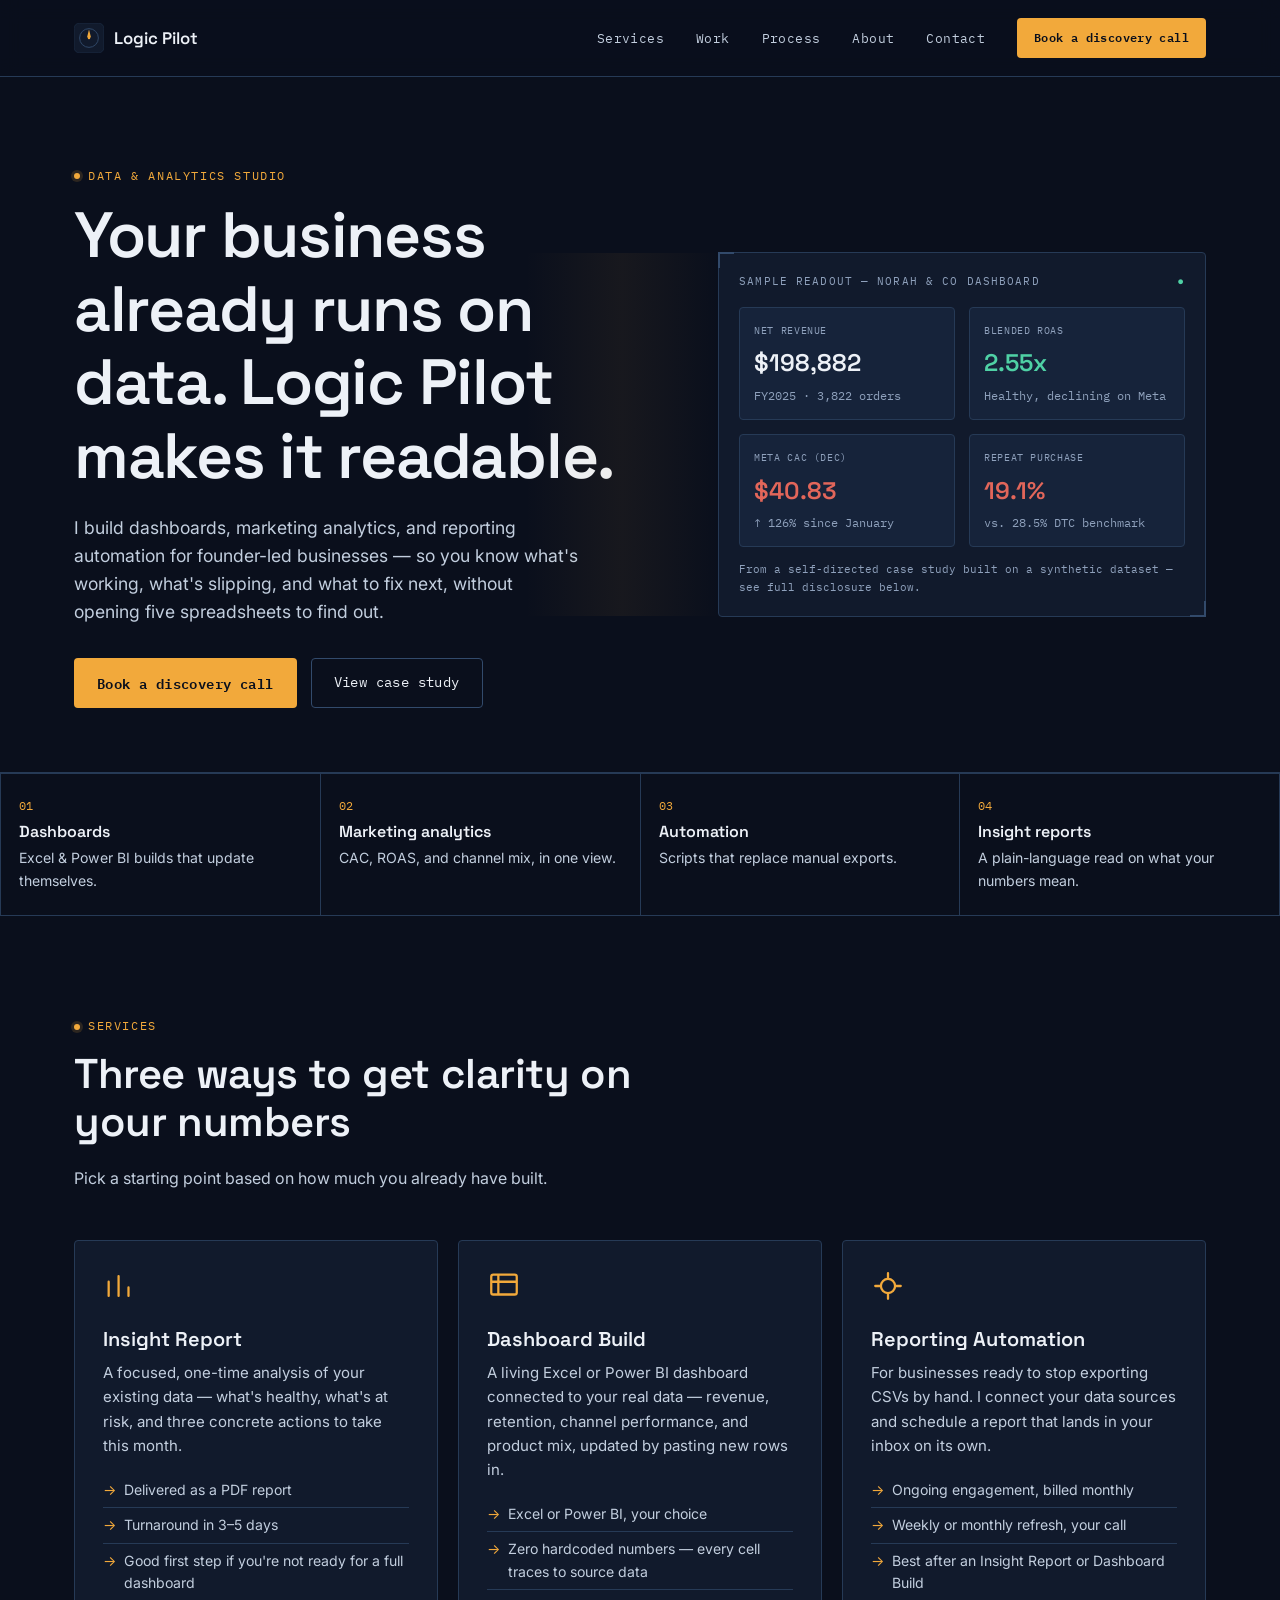
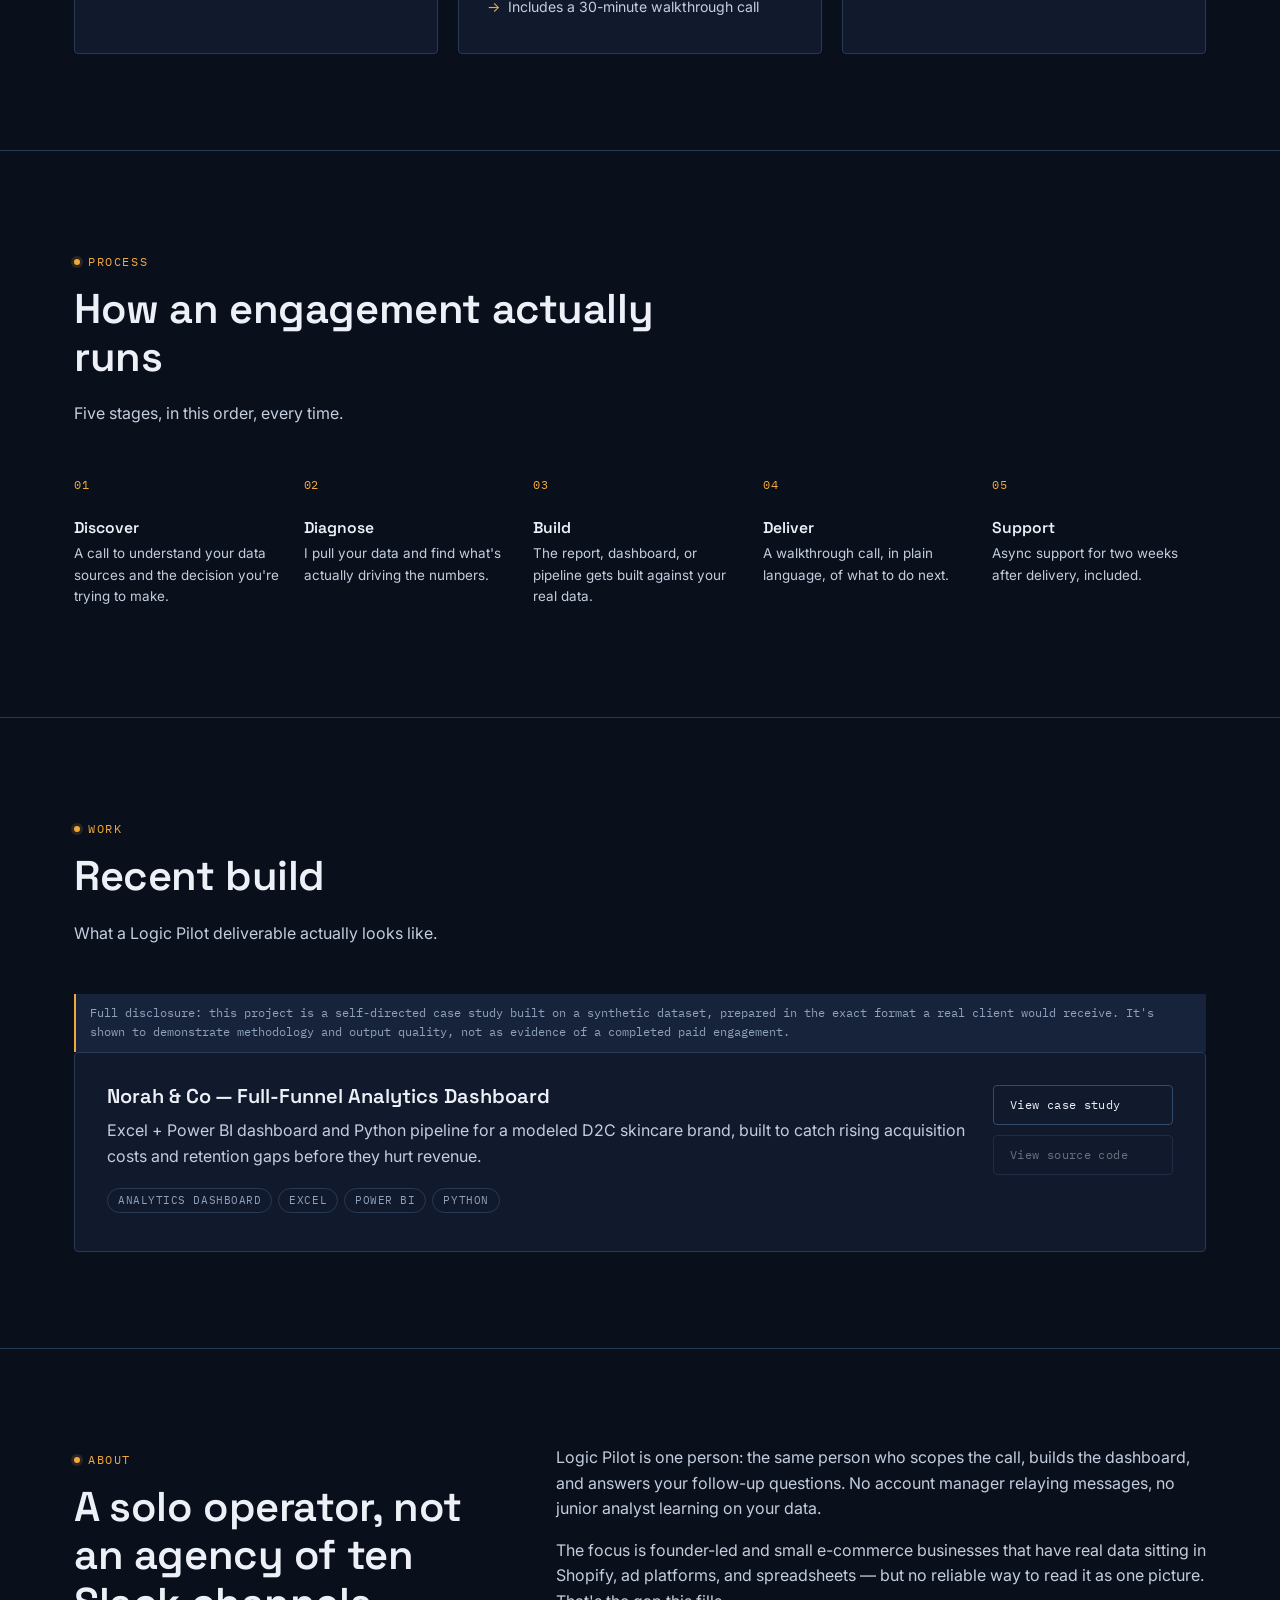
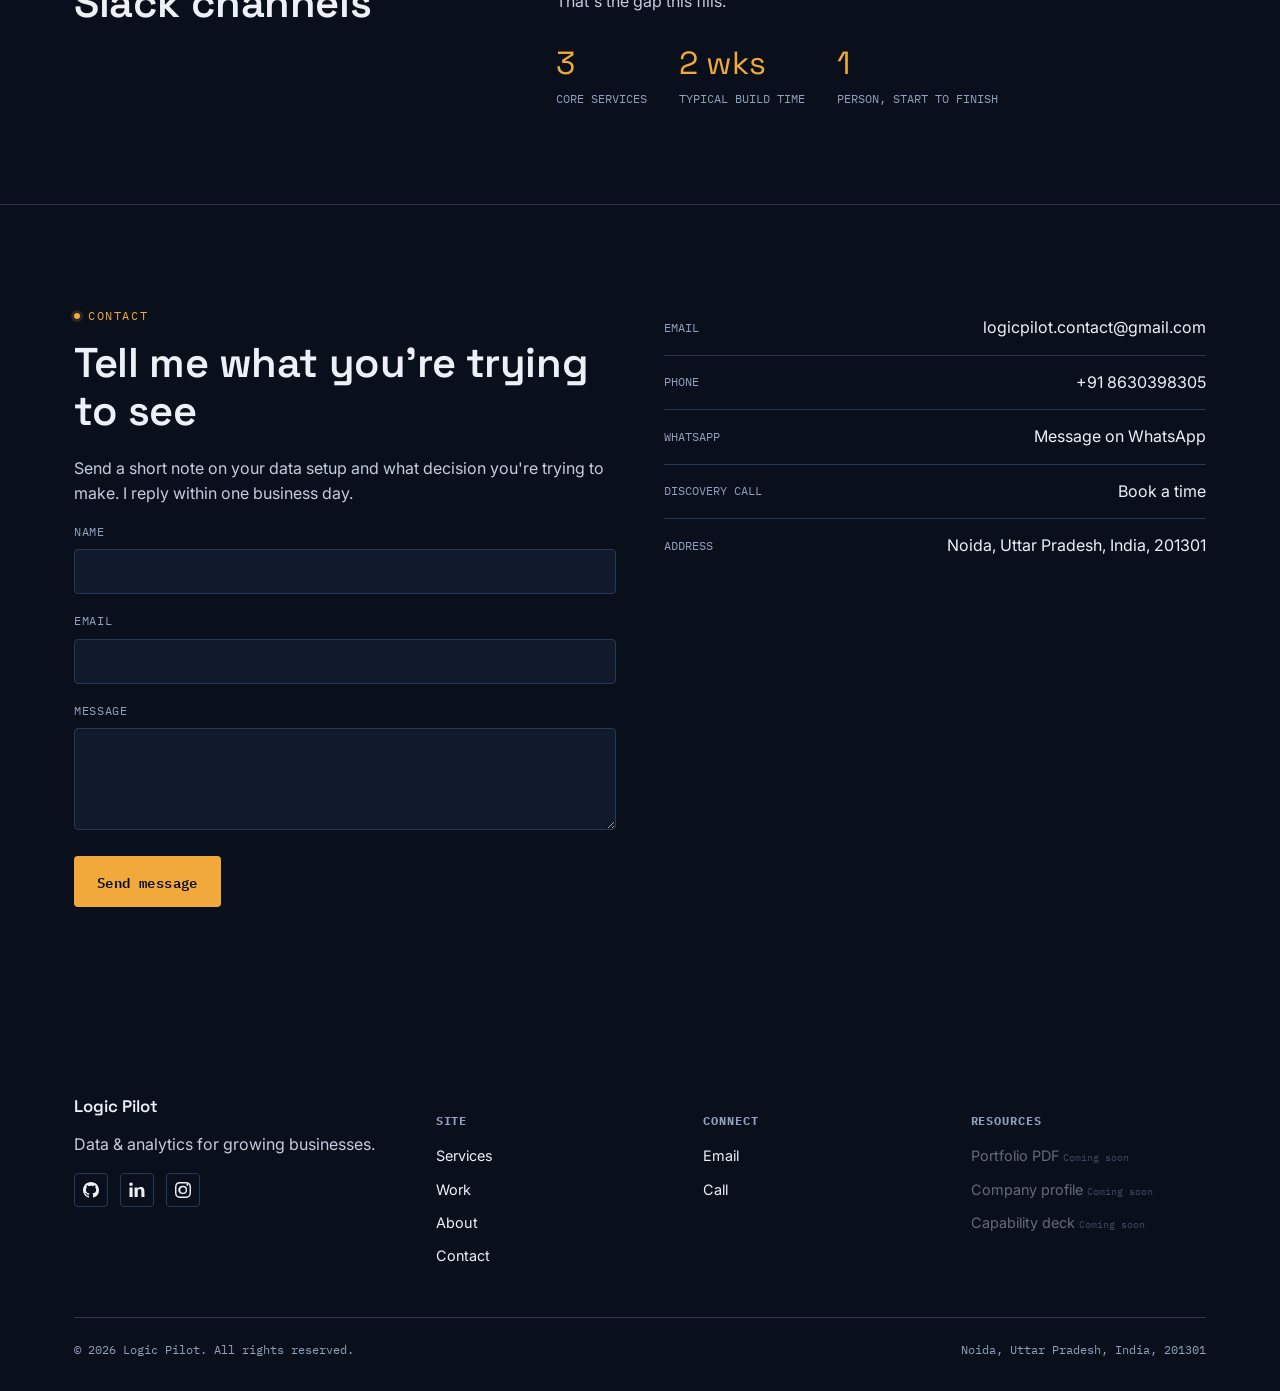
<file: index.html>
<!DOCTYPE html><html lang="en"><head><meta charset="UTF-8"><meta name="viewport" content="width=device-width,initial-scale=1"><title>Logic Pilot — Data & Analytics for Growing Businesses</title><meta name="description" content="Logic Pilot builds dashboards, marketing analytics, and reporting automation for founder-led businesses — so you can see what's working before it costs you."><meta name="robots" content="index, follow"><meta name="theme-color" content="#0a0f1c"><meta name="color-scheme" content="dark"><link rel="canonical" href="https://logicpilot.io/"><link rel="icon" type="image/svg+xml" href="favicon.svg"><link rel="icon" type="image/png" sizes="32x32" href="icons/icon-32.png"><link rel="icon" type="image/png" sizes="16x16" href="icons/icon-16.png"><link rel="apple-touch-icon" sizes="180x180" href="icons/apple-touch-icon.png"><link rel="manifest" href="manifest.json"><meta name="msapplication-config" content="browserconfig.xml"><meta name="msapplication-TileColor" content="#0a0f1c"><meta property="og:type" content="website"><meta property="og:site_name" content="Logic Pilot"><meta property="og:title" content="Logic Pilot — Data & Analytics for Growing Businesses"><meta property="og:description" content="Dashboards, marketing analytics, and reporting automation for founder-led businesses. See what's working before it costs you."><meta property="og:url" content="https://logicpilot.io/"><meta property="og:image" content="https://logicpilot.io/og-image.png"><meta name="twitter:card" content="summary_large_image"><meta name="twitter:title" content="Logic Pilot — Data & Analytics for Growing Businesses"><meta name="twitter:description" content="Dashboards, marketing analytics, and reporting automation for founder-led businesses."><meta name="twitter:image" content="https://logicpilot.io/og-image.png"><link rel="preconnect" href="https://fonts.googleapis.com"><link rel="preconnect" href="https://fonts.gstatic.com" crossorigin><link href="https://fonts.googleapis.com/css2?family=Space+Grotesk:wght@500;600;700&family=Inter:wght@400;500;600&family=IBM+Plex+Mono:wght@400;500&display=swap" rel="stylesheet"><link rel="stylesheet" href="styles.min.css"><script type="application/ld+json">{
  "@context": "https://schema.org",
  "@type": "Organization",
  "name": "Logic Pilot",
  "url": "https://logicpilot.io/",
  "email": "logicpilot.contact@gmail.com",
  "address": {
    "@type": "PostalAddress",
    "addressLocality": "Noida",
    "addressRegion": "Uttar Pradesh",
    "postalCode": "201301",
    "addressCountry": "IN"
  },
  "sameAs": [
    "https://www.linkedin.com/company/logic-pilot",
    "https://www.instagram.com/logic_pilot",
    "https://github.com/logicpilot-tech"
  ]
}</script></head><body><a class="skip-link" href="#main-content">Skip to main content</a><header class="nav"><div class="container"><a href="#main-content" class="brand"><svg class="brand-mark" viewBox="0 0 64 64" aria-hidden="true"><rect width="64" height="64" rx="12" fill="#111A2C" stroke="#263A56"/><circle cx="32" cy="32" r="20" fill="none" stroke="#324A6B" stroke-width="2"/><circle cx="32" cy="32" r="2.5" fill="#F2A93B"/><path d="M32 14 L36 30 L32 34 L28 30 Z" fill="#F2A93B"/></svg> Logic Pilot</a><nav class="nav-links" id="nav-links"><a href="#services">Services</a> <a href="#work">Work</a> <a href="#process">Process</a> <a href="#about">About</a> <a href="#contact">Contact</a> <a class="btn btn-primary btn-small" data-cfg-href="booking.calendlyUrl" data-cfg-kind="booking">Book a discovery call</a></nav><button class="nav-toggle" aria-label="Toggle menu" aria-expanded="false" aria-controls="nav-links"><svg width="18" height="18" viewBox="0 0 18 18" fill="none" aria-hidden="true" focusable="false"><path d="M1 4h16M1 9h16M1 14h16" stroke="currentColor" stroke-width="1.6" stroke-linecap="round"/></svg></button></div></header><main id="main-content"><section class="hero"><div class="container hero-grid"><div data-reveal><span class="eyebrow">Data &amp; analytics studio</span><h1>Your business already runs on data. Logic Pilot makes it readable.</h1><p class="hero-sub">I build dashboards, marketing analytics, and reporting automation for founder-led businesses — so you know what's working, what's slipping, and what to fix next, without opening five spreadsheets to find out.</p><div class="hero-ctas"><a class="btn btn-primary" data-cfg-href="booking.calendlyUrl" data-cfg-kind="booking">Book a discovery call</a> <a class="btn btn-ghost" href="case-study-norah-co.html">View case study</a></div></div><div class="panel" data-reveal><div class="sweep" aria-hidden="true"></div><div class="readout-title"><span>Sample readout — Norah &amp; Co dashboard</span><span class="live-dot" aria-hidden="true">●</span></div><div class="readout-grid"><div class="readout-cell"><div class="readout-label">Net revenue</div><div class="readout-value">$198,882</div><div class="readout-trend">FY2025 · 3,822 orders</div></div><div class="readout-cell"><div class="readout-label">Blended ROAS</div><div class="readout-value status-good">2.55x</div><div class="readout-trend">Healthy, declining on Meta</div></div><div class="readout-cell"><div class="readout-label">Meta CAC (Dec)</div><div class="readout-value status-warn">$40.83</div><div class="readout-trend">↑ 126% since January</div></div><div class="readout-cell"><div class="readout-label">Repeat purchase</div><div class="readout-value status-warn">19.1%</div><div class="readout-trend">vs. 28.5% DTC benchmark</div></div></div><div class="readout-note">From a self-directed case study built on a synthetic dataset — see full disclosure below.</div></div></div></section><section class="strip"><div class="strip-item"><span class="num">01</span><h4>Dashboards</h4><p>Excel & Power BI builds that update themselves.</p></div><div class="strip-item"><span class="num">02</span><h4>Marketing analytics</h4><p>CAC, ROAS, and channel mix, in one view.</p></div><div class="strip-item"><span class="num">03</span><h4>Automation</h4><p>Scripts that replace manual exports.</p></div><div class="strip-item"><span class="num">04</span><h4>Insight reports</h4><p>A plain-language read on what your numbers mean.</p></div></section><section class="section" id="services"><div class="container"><div class="section-head" data-reveal><span class="eyebrow">Services</span><h2>Three ways to get clarity on your numbers</h2><p>Pick a starting point based on how much you already have built.</p></div><div class="grid-3"><div class="card" data-reveal><svg class="icon" viewBox="0 0 24 24" fill="none" aria-hidden="true" focusable="false"><path d="M4 19V9m7 10V5m7 14v-6" stroke="currentColor" stroke-width="1.6" stroke-linecap="round"/></svg><h3>Insight Report</h3><p>A focused, one-time analysis of your existing data — what's healthy, what's at risk, and three concrete actions to take this month.</p><ul class="card-list"><li>Delivered as a PDF report</li><li>Turnaround in 3–5 days</li><li>Good first step if you're not ready for a full dashboard</li></ul></div><div class="card" data-reveal><svg class="icon" viewBox="0 0 24 24" fill="none" aria-hidden="true" focusable="false"><rect x="3" y="4" width="18" height="14" rx="1.5" stroke="currentColor" stroke-width="1.6"/><path d="M3 9h18M8 4v14" stroke="currentColor" stroke-width="1.6"/></svg><h3>Dashboard Build</h3><p>A living Excel or Power BI dashboard connected to your real data — revenue, retention, channel performance, and product mix, updated by pasting new rows in.</p><ul class="card-list"><li>Excel or Power BI, your choice</li><li>Zero hardcoded numbers — every cell traces to source data</li><li>Includes a 30-minute walkthrough call</li></ul></div><div class="card" data-reveal><svg class="icon" viewBox="0 0 24 24" fill="none" aria-hidden="true" focusable="false"><path d="M12 3v4M12 17v4M3 12h4M17 12h4" stroke="currentColor" stroke-width="1.6" stroke-linecap="round"/><circle cx="12" cy="12" r="5" stroke="currentColor" stroke-width="1.6"/></svg><h3>Reporting Automation</h3><p>For businesses ready to stop exporting CSVs by hand. I connect your data sources and schedule a report that lands in your inbox on its own.</p><ul class="card-list"><li>Ongoing engagement, billed monthly</li><li>Weekly or monthly refresh, your call</li><li>Best after an Insight Report or Dashboard Build</li></ul></div></div></div></section><section class="section" id="process"><div class="container"><div class="section-head" data-reveal><span class="eyebrow">Process</span><h2>How an engagement actually runs</h2><p>Five stages, in this order, every time.</p></div><div class="process"><div class="process-step" data-reveal><span class="step-num">01</span><h4>Discover</h4><p>A call to understand your data sources and the decision you're trying to make.</p></div><div class="process-step" data-reveal><span class="step-num">02</span><h4>Diagnose</h4><p>I pull your data and find what's actually driving the numbers.</p></div><div class="process-step" data-reveal><span class="step-num">03</span><h4>Build</h4><p>The report, dashboard, or pipeline gets built against your real data.</p></div><div class="process-step" data-reveal><span class="step-num">04</span><h4>Deliver</h4><p>A walkthrough call, in plain language, of what to do next.</p></div><div class="process-step" data-reveal><span class="step-num">05</span><h4>Support</h4><p>Async support for two weeks after delivery, included.</p></div></div></div></section><section class="section" id="work"><div class="container"><div class="section-head" data-reveal><span class="eyebrow">Work</span><h2>Recent build</h2><p>What a Logic Pilot deliverable actually looks like.</p></div><div data-cfg-project-card class="project-card cfg-hidden" data-reveal><div><h3 data-p-name>Project name</h3><p data-p-summary>Project summary</p><div data-p-tags></div></div><div class="project-actions"><a class="btn btn-ghost btn-small" data-p-case href="#">View case study</a> <a class="btn btn-ghost btn-small" data-p-source href="#">View source code</a></div></div><div class="disclosure" data-reveal>Full disclosure: this project is a self-directed case study built on a synthetic dataset, prepared in the exact format a real client would receive. It's shown to demonstrate methodology and output quality, not as evidence of a completed paid engagement.</div></div></section><section class="section" id="about"><div class="container about-grid"><div data-reveal><span class="eyebrow">About</span><h2>A solo operator, not an agency of ten Slack channels</h2></div><div data-reveal><p>Logic Pilot is one person: the same person who scopes the call, builds the dashboard, and answers your follow-up questions. No account manager relaying messages, no junior analyst learning on your data.</p><p>The focus is founder-led and small e-commerce businesses that have real data sitting in Shopify, ad platforms, and spreadsheets — but no reliable way to read it as one picture. That's the gap this fills.</p><div class="stat-row"><div><div class="stat-num">3</div><div class="stat-label">Core services</div></div><div><div class="stat-num">2 wks</div><div class="stat-label">Typical build time</div></div><div><div class="stat-num">1</div><div class="stat-label">Person, start to finish</div></div></div></div></div></section><section class="section" id="contact" style="border-bottom:none"><div class="container contact-grid"><div data-reveal><span class="eyebrow">Contact</span><h2>Tell me what you're trying to see</h2><p>Send a short note on your data setup and what decision you're trying to make. I reply within one business day.</p><form id="contact-form" action="#" method="post" novalidate><div class="field"><label for="name">Name</label><input id="name" name="name" required></div><div class="field"><label for="email">Email</label><input id="email" name="email" type="email" required></div><div class="field"><label for="message">Message</label><textarea id="message" name="message" rows="4" required></textarea></div><div class="field-honeypot" aria-hidden="true"><label for="botcheck">Leave this field blank</label><input id="botcheck" name="botcheck" tabindex="-1" autocomplete="off"></div><button class="btn btn-primary" type="submit" id="contact-submit">Send message</button><div id="form-status" class="form-status" role="status" aria-live="polite"></div></form></div><div data-reveal><ul class="contact-channels"><li><span class="channel-label">Email</span><a class="channel-value" data-cfg-href="contact.email" data-cfg-kind="mailto" data-cfg-text="contact.email"></a></li><li><span class="channel-label">Phone</span><a class="channel-value" data-cfg-href="contact.phone" data-cfg-kind="tel" data-cfg-text="contact.phone"></a></li><li><span class="channel-label">WhatsApp</span><a class="channel-value" data-cfg-href="contact.whatsapp" data-cfg-kind="whatsapp">Message on WhatsApp</a></li><li><span class="channel-label">Discovery call</span><a class="channel-value" data-cfg-href="booking.calendlyUrl" data-cfg-kind="booking">Book a time <span data-cfg-badge></span></a></li><li><span class="channel-label">Address</span><span class="channel-value" data-cfg-text="company.address"></span></li></ul></div></div></section></main><footer class="footer"><div class="container"><div class="footer-top"><div><div class="brand" style="margin-bottom:12px">Logic Pilot</div><p style="max-width:32ch">Data & analytics for growing businesses.</p><div class="social-row"><a data-cfg-href="social.githubProfile" data-cfg-optional="hide" aria-label="GitHub" title="GitHub"><svg viewBox="0 0 16 16" fill="currentColor" aria-hidden="true" focusable="false"><path d="M8 0C3.58 0 0 3.58 0 8c0 3.54 2.29 6.53 5.47 7.59.4.07.55-.17.55-.38 0-.19-.01-.82-.01-1.49-2.01.37-2.53-.49-2.69-.94-.09-.23-.48-.94-.82-1.13-.28-.15-.68-.52-.01-.53.63-.01 1.08.58 1.23.82.72 1.21 1.87.87 2.33.66.07-.52.28-.87.51-1.07-1.78-.2-3.64-.89-3.64-3.95 0-.87.31-1.59.82-2.15-.08-.2-.36-1.02.08-2.12 0 0 .67-.21 2.2.82.64-.18 1.32-.27 2-.27.68 0 1.36.09 2 .27 1.53-1.04 2.2-.82 2.2-.82.44 1.1.16 1.92.08 2.12.51.56.82 1.27.82 2.15 0 3.07-1.87 3.75-3.65 3.95.29.25.54.73.54 1.48 0 1.07-.01 1.93-.01 2.2 0 .21.15.46.55.38A8.01 8.01 0 0 0 16 8c0-4.42-3.58-8-8-8z"/></svg></a><a data-cfg-href="social.linkedinCompany" data-cfg-optional="hide" aria-label="LinkedIn" title="LinkedIn"><svg viewBox="0 0 16 16" fill="currentColor" aria-hidden="true" focusable="false"><path d="M3.6 5.4H.5V15h3.1V5.4zM2 4.1a1.8 1.8 0 1 0 0-3.6 1.8 1.8 0 0 0 0 3.6zM15.5 15h-3.1V9.9c0-1.2 0-2.8-1.7-2.8s-2 1.3-2 2.7V15H5.6V5.4h3v1.3h.04c.4-.8 1.5-1.7 3-1.7 3.2 0 3.8 2.1 3.8 4.9V15z"/></svg></a><a data-cfg-href="social.instagram" data-cfg-optional="hide" aria-label="Instagram" title="Instagram"><svg viewBox="0 0 16 16" fill="currentColor" aria-hidden="true" focusable="false"><path d="M8 1.4c2.1 0 2.4 0 3.2.05 2.2.1 3.2 1.12 3.3 3.3.05.8.05 1.05.05 3.2s0 2.4-.05 3.2c-.1 2.18-1.1 3.2-3.3 3.3-.8.05-1.05.05-3.2.05s-2.4 0-3.2-.05c-2.2-.1-3.2-1.13-3.3-3.3-.05-.8-.05-1.05-.05-3.2s0-2.4.05-3.2c.1-2.18 1.1-3.2 3.3-3.3.8-.05 1.05-.05 3.2-.05zM8 0C5.8 0 5.5 0 4.7.05c-2.9.13-4.5 1.72-4.63 4.63C0 5.5 0 5.8 0 8s0 2.5.05 3.3c.13 2.9 1.72 4.5 4.63 4.62.8.05 1.1.05 3.3.05s2.5 0 3.3-.05c2.9-.13 4.5-1.72 4.62-4.63C16 10.5 16 10.2 16 8s0-2.5-.05-3.3C15.82 1.8 14.2.2 11.3.05 10.5 0 10.2 0 8 0zm0 3.9A4.1 4.1 0 1 0 8 12a4.1 4.1 0 0 0 0-8.2zm0 6.8A2.7 2.7 0 1 1 8 5.3a2.7 2.7 0 0 1 0 5.4zm4.3-6.96a.96.96 0 1 1 0-1.92.96.96 0 0 1 0 1.92z"/></svg></a></div></div><div><h5>Site</h5><ul><li><a href="#services">Services</a></li><li><a href="#work">Work</a></li><li><a href="#about">About</a></li><li><a href="#contact">Contact</a></li></ul></div><div><h5>Connect</h5><ul><li><a data-cfg-href="contact.email" data-cfg-kind="mailto">Email</a></li><li><a data-cfg-href="contact.phone" data-cfg-kind="tel">Call</a></li><li><a data-cfg-href="social.linkedinPersonal" data-cfg-optional="hide">LinkedIn (personal)</a></li></ul></div><div><h5>Resources</h5><ul><li><a data-cfg-href="assets.portfolioPdf">Portfolio PDF <span class="badge-soon" data-cfg-badge></span></a></li><li><a data-cfg-href="assets.companyProfilePdf">Company profile <span class="badge-soon" data-cfg-badge></span></a></li><li><a data-cfg-href="assets.capabilityDeck">Capability deck <span class="badge-soon" data-cfg-badge></span></a></li></ul></div></div><div class="footer-bottom"><span>© <span data-cfg-year></span> <span data-cfg-text="legal.copyrightName"></span>. All rights reserved.</span> <span data-cfg-text="company.address"></span></div></div></footer><script src="config.js" defer="defer"></script><script src="script.min.js" defer="defer"></script></body></html>
</file>
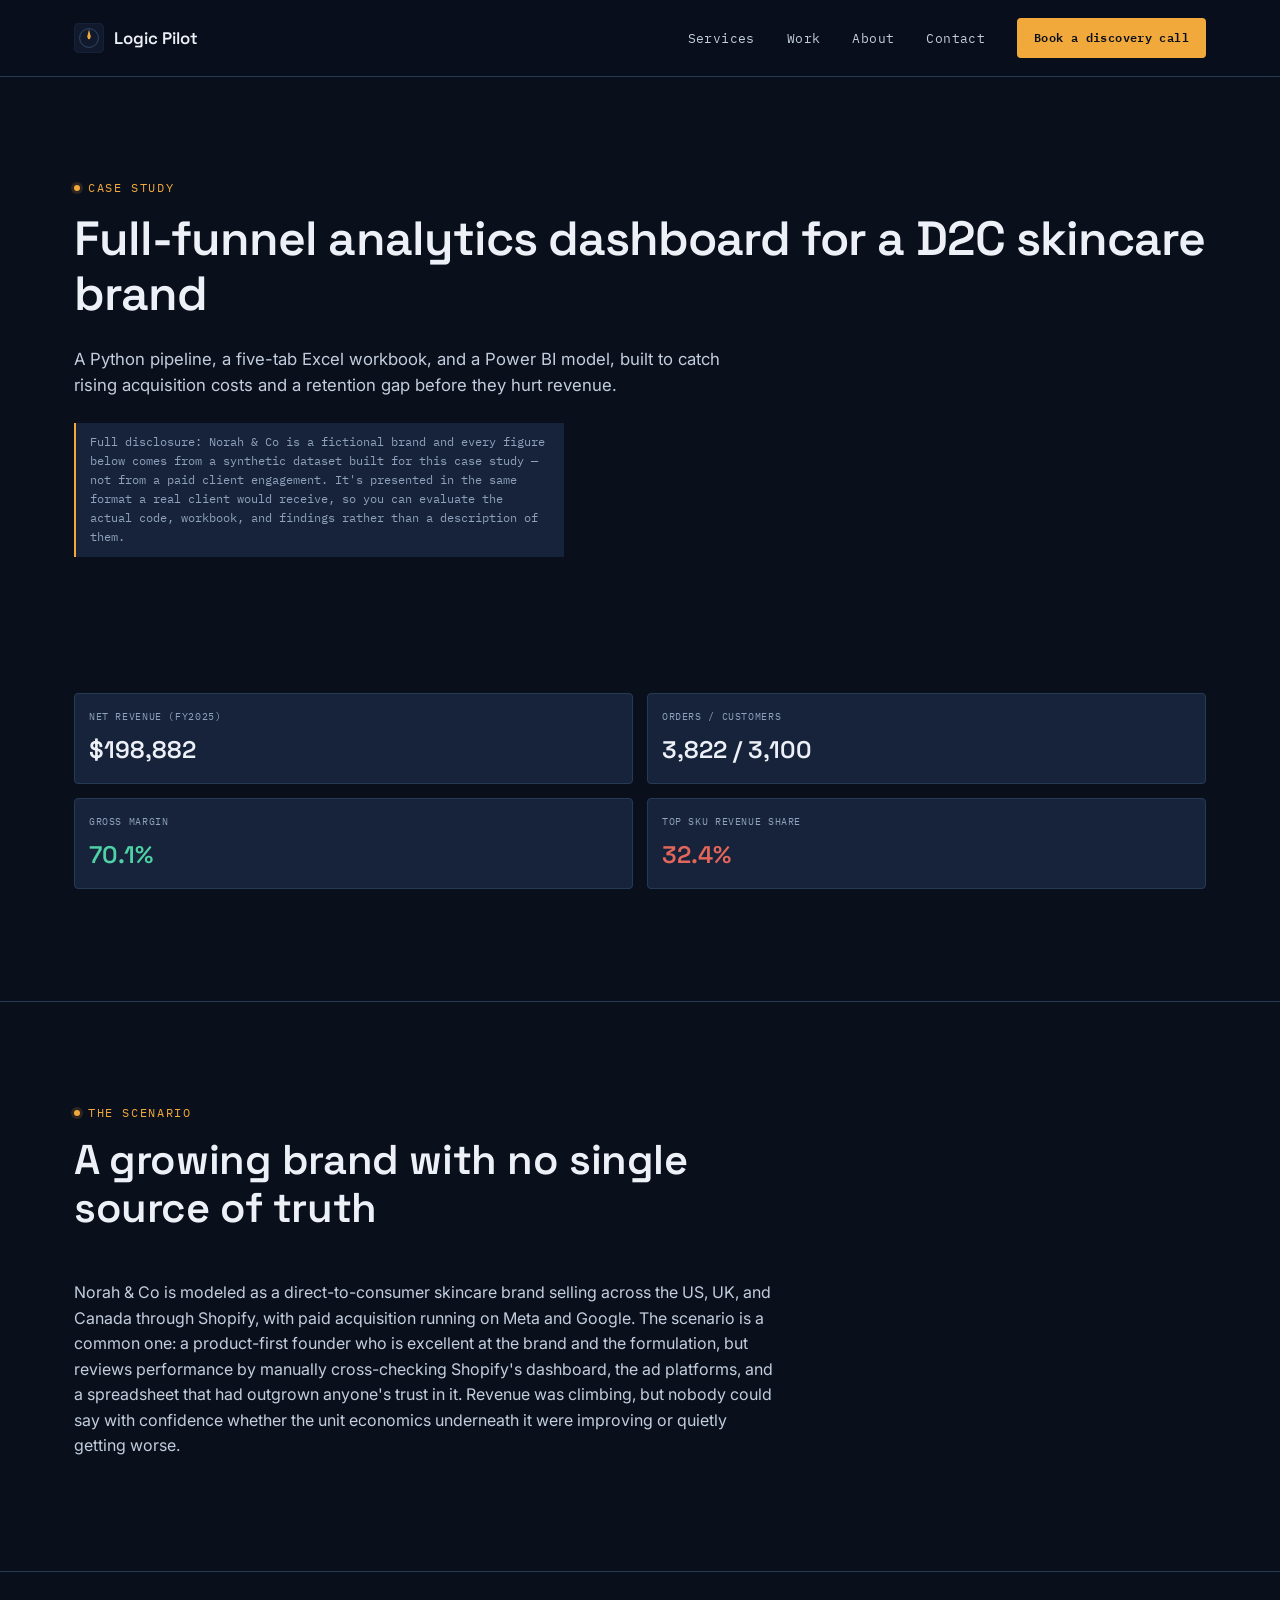
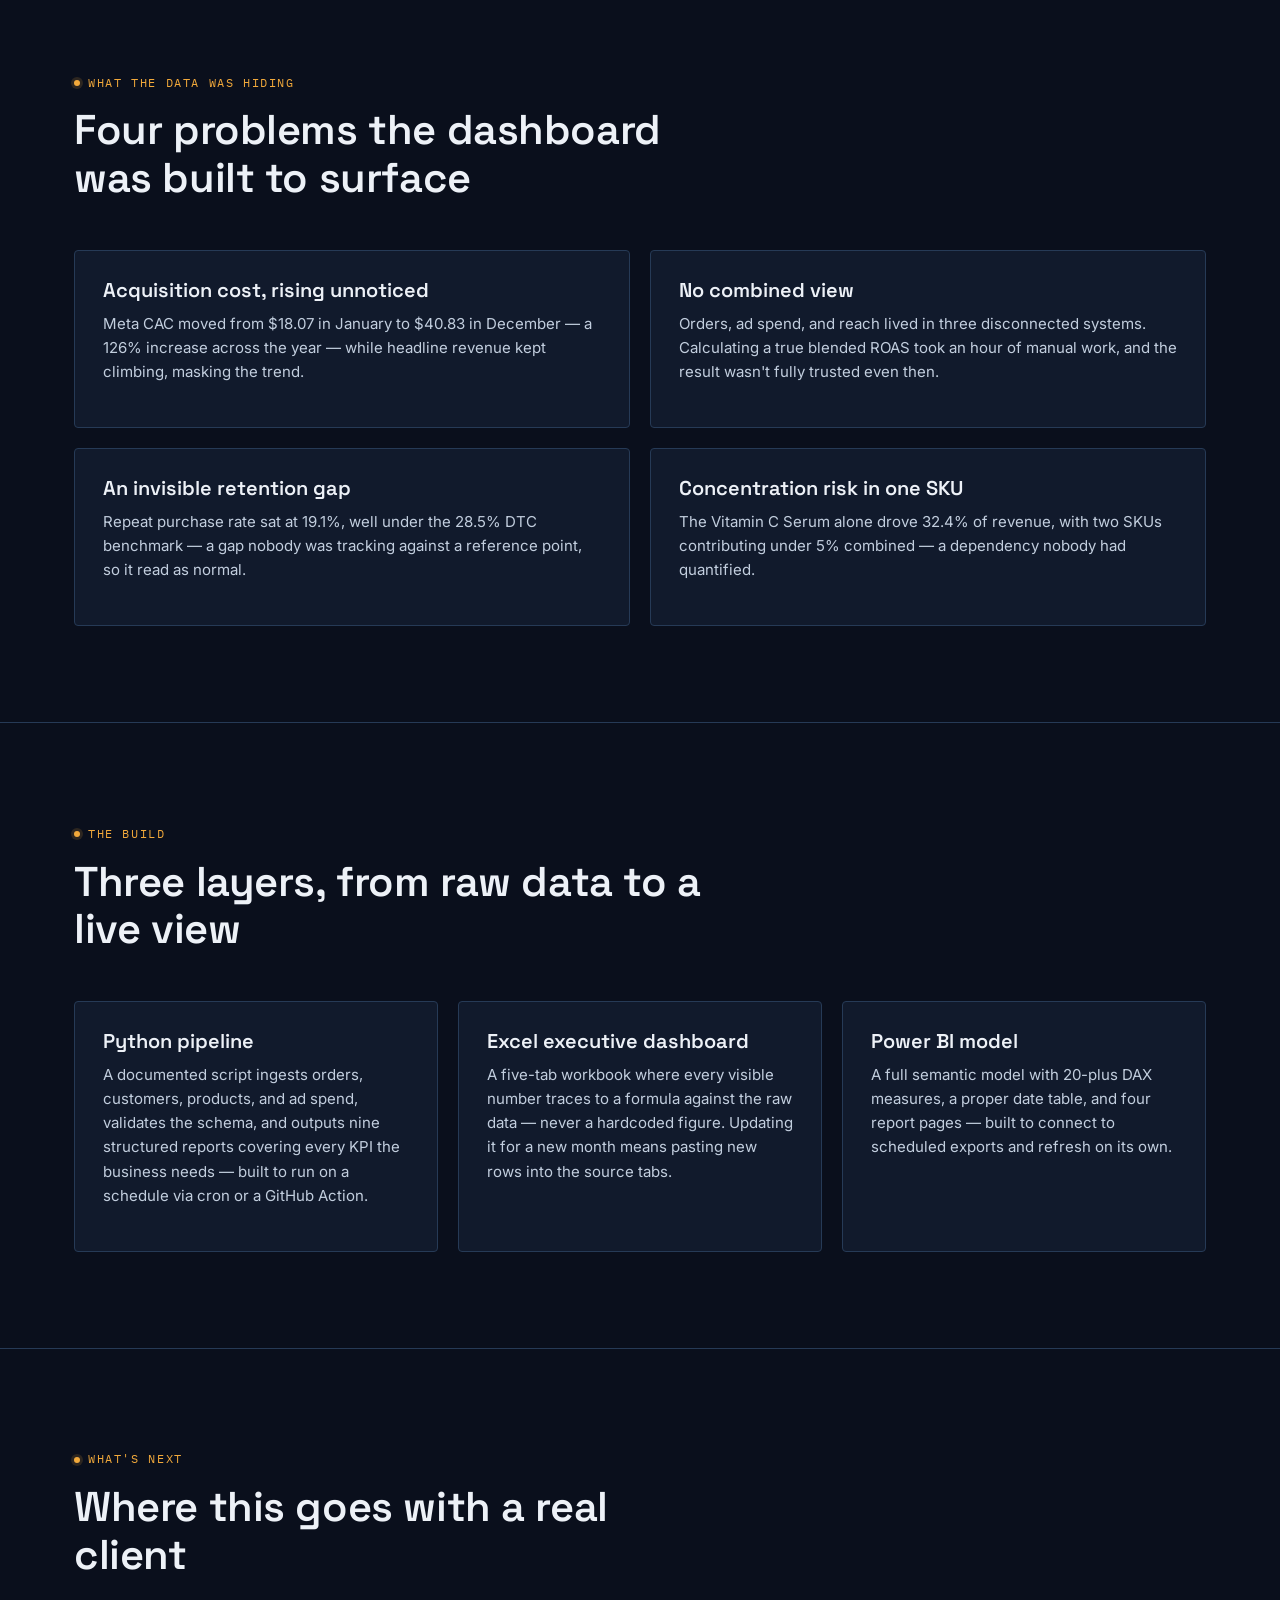
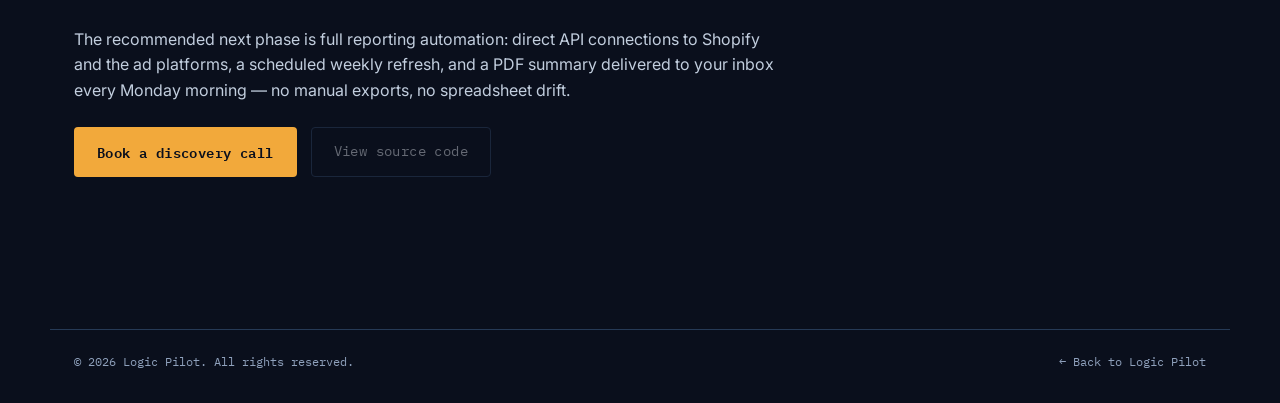
<file: case-study-norah-co.html>
<!DOCTYPE html><html lang="en"><head><meta charset="UTF-8"><meta name="viewport" content="width=device-width,initial-scale=1"><title>Case Study: Norah & Co Analytics Dashboard — Logic Pilot</title><meta name="description" content="How Logic Pilot built a full-funnel analytics dashboard — Python pipeline, Excel workbook, and Power BI model — for a modeled D2C skincare brand."><meta name="robots" content="index, follow"><meta name="theme-color" content="#0a0f1c"><meta name="color-scheme" content="dark"><link rel="canonical" href="https://logicpilot.io/case-study-norah-co.html"><link rel="icon" type="image/svg+xml" href="favicon.svg"><link rel="icon" type="image/png" sizes="32x32" href="icons/icon-32.png"><link rel="icon" type="image/png" sizes="16x16" href="icons/icon-16.png"><link rel="apple-touch-icon" sizes="180x180" href="icons/apple-touch-icon.png"><link rel="manifest" href="manifest.json"><meta name="msapplication-config" content="browserconfig.xml"><meta name="msapplication-TileColor" content="#0a0f1c"><meta property="og:type" content="article"><meta property="og:site_name" content="Logic Pilot"><meta property="og:title" content="Case Study: Norah & Co Analytics Dashboard"><meta property="og:description" content="A full-funnel analytics dashboard built for a modeled D2C skincare brand — Python pipeline, Excel workbook, Power BI model."><meta property="og:url" content="https://logicpilot.io/case-study-norah-co.html"><link rel="preconnect" href="https://fonts.googleapis.com"><link rel="preconnect" href="https://fonts.gstatic.com" crossorigin><link href="https://fonts.googleapis.com/css2?family=Space+Grotesk:wght@500;600;700&family=Inter:wght@400;500;600&family=IBM+Plex+Mono:wght@400;500&display=swap" rel="stylesheet"><link rel="stylesheet" href="styles.min.css"></head><body><a class="skip-link" href="#main-content">Skip to main content</a><header class="nav"><div class="container"><a href="index.html" class="brand"><svg class="brand-mark" viewBox="0 0 64 64" aria-hidden="true"><rect width="64" height="64" rx="12" fill="#111A2C" stroke="#263A56"/><circle cx="32" cy="32" r="20" fill="none" stroke="#324A6B" stroke-width="2"/><circle cx="32" cy="32" r="2.5" fill="#F2A93B"/><path d="M32 14 L36 30 L32 34 L28 30 Z" fill="#F2A93B"/></svg> Logic Pilot</a><nav class="nav-links" id="nav-links"><a href="index.html#services">Services</a> <a href="index.html#work">Work</a> <a href="index.html#about">About</a> <a href="index.html#contact">Contact</a> <a class="btn btn-primary btn-small" data-cfg-href="booking.calendlyUrl" data-cfg-kind="booking">Book a discovery call</a></nav><button class="nav-toggle" aria-label="Toggle menu" aria-expanded="false" aria-controls="nav-links"><svg width="18" height="18" viewBox="0 0 18 18" fill="none" aria-hidden="true" focusable="false"><path d="M1 4h16M1 9h16M1 14h16" stroke="currentColor" stroke-width="1.6" stroke-linecap="round"/></svg></button></div></header><main id="main-content"><section class="section" style="border-bottom:none;padding-bottom:0"><div class="container"><span class="eyebrow">Case study</span><h1 style="font-size:clamp(2rem,4vw,3rem)">Full-funnel analytics dashboard for a D2C skincare brand</h1><p style="max-width:60ch;font-size:1.05rem">A Python pipeline, a five-tab Excel workbook, and a Power BI model, built to catch rising acquisition costs and a retention gap before they hurt revenue.</p><div class="disclosure" style="margin:24px 0 40px;max-width:70ch">Full disclosure: Norah &amp; Co is a fictional brand and every figure below comes from a synthetic dataset built for this case study — not from a paid client engagement. It's presented in the same format a real client would receive, so you can evaluate the actual code, workbook, and findings rather than a description of them.</div></div></section><section class="section"><div class="container"><div class="readout-grid" style="margin-bottom:16px"><div class="readout-cell"><div class="readout-label">Net revenue (FY2025)</div><div class="readout-value">$198,882</div></div><div class="readout-cell"><div class="readout-label">Orders / customers</div><div class="readout-value">3,822 / 3,100</div></div><div class="readout-cell"><div class="readout-label">Gross margin</div><div class="readout-value status-good">70.1%</div></div><div class="readout-cell"><div class="readout-label">Top SKU revenue share</div><div class="readout-value status-warn">32.4%</div></div></div></div></section><section class="section"><div class="container"><div class="section-head"><span class="eyebrow">The scenario</span><h2>A growing brand with no single source of truth</h2></div><p style="max-width:70ch">Norah &amp; Co is modeled as a direct-to-consumer skincare brand selling across the US, UK, and Canada through Shopify, with paid acquisition running on Meta and Google. The scenario is a common one: a product-first founder who is excellent at the brand and the formulation, but reviews performance by manually cross-checking Shopify's dashboard, the ad platforms, and a spreadsheet that had outgrown anyone's trust in it. Revenue was climbing, but nobody could say with confidence whether the unit economics underneath it were improving or quietly getting worse.</p></div></section><section class="section"><div class="container"><div class="section-head"><span class="eyebrow">What the data was hiding</span><h2>Four problems the dashboard was built to surface</h2></div><div class="grid-2"><div class="card"><h3>Acquisition cost, rising unnoticed</h3><p>Meta CAC moved from $18.07 in January to $40.83 in December — a 126% increase across the year — while headline revenue kept climbing, masking the trend.</p></div><div class="card"><h3>No combined view</h3><p>Orders, ad spend, and reach lived in three disconnected systems. Calculating a true blended ROAS took an hour of manual work, and the result wasn't fully trusted even then.</p></div><div class="card"><h3>An invisible retention gap</h3><p>Repeat purchase rate sat at 19.1%, well under the 28.5% DTC benchmark — a gap nobody was tracking against a reference point, so it read as normal.</p></div><div class="card"><h3>Concentration risk in one SKU</h3><p>The Vitamin C Serum alone drove 32.4% of revenue, with two SKUs contributing under 5% combined — a dependency nobody had quantified.</p></div></div></div></section><section class="section"><div class="container"><div class="section-head"><span class="eyebrow">The build</span><h2>Three layers, from raw data to a live view</h2></div><div class="grid-3"><div class="card"><h3>Python pipeline</h3><p>A documented script ingests orders, customers, products, and ad spend, validates the schema, and outputs nine structured reports covering every KPI the business needs — built to run on a schedule via cron or a GitHub Action.</p></div><div class="card"><h3>Excel executive dashboard</h3><p>A five-tab workbook where every visible number traces to a formula against the raw data — never a hardcoded figure. Updating it for a new month means pasting new rows into the source tabs.</p></div><div class="card"><h3>Power BI model</h3><p>A full semantic model with 20-plus DAX measures, a proper date table, and four report pages — built to connect to scheduled exports and refresh on its own.</p></div></div></div></section><section class="section" style="border-bottom:none"><div class="container"><div class="section-head"><span class="eyebrow">What's next</span><h2>Where this goes with a real client</h2></div><p style="max-width:70ch">The recommended next phase is full reporting automation: direct API connections to Shopify and the ad platforms, a scheduled weekly refresh, and a PDF summary delivered to your inbox every Monday morning — no manual exports, no spreadsheet drift.</p><div class="hero-ctas" style="margin-top:24px"><a class="btn btn-primary" data-cfg-href="booking.calendlyUrl" data-cfg-kind="booking">Book a discovery call</a> <a class="btn btn-ghost" data-cfg-href="social.githubRepo">View source code</a></div></div></section></main><footer class="footer"><div class="container footer-bottom"><span>© <span data-cfg-year></span> <span data-cfg-text="legal.copyrightName"></span>. All rights reserved.</span> <a href="index.html">← Back to Logic Pilot</a></div></footer><script src="config.js" defer="defer"></script><script src="script.min.js" defer="defer"></script></body></html>
</file>
<file: styles.min.css>
:root{--ink-900:#0a0f1c;--panel-800:#111a2c;--panel-700:#16233a;--line-600:#263a56;--line-500:#324a6b;--text-100:#edf1f7;--text-300:#c2cede;--text-500:#8fa1bc;--amber-500:#f2a93b;--amber-400:#ffc264;--teal-400:#4fd1a5;--red-400:#e2665a;--font-display:"Space Grotesk","Arial Narrow",sans-serif;--font-body:"Inter",-apple-system,BlinkMacSystemFont,sans-serif;--font-mono:"IBM Plex Mono","Courier New",monospace;--radius:4px;--container:1180px;--gutter:24px}*{box-sizing:border-box}html{scroll-behavior:smooth}@media (prefers-reduced-motion:reduce){html{scroll-behavior:auto}*,::after,::before{animation-duration:0s!important;transition-duration:0s!important}}body{margin:0;background:var(--ink-900);color:var(--text-100);font-family:var(--font-body);font-size:16px;line-height:1.6;-webkit-font-smoothing:antialiased}a{color:inherit;text-decoration:none}img{max-width:100%;display:block}button{font-family:inherit}:focus-visible{outline:2px solid var(--amber-500);outline-offset:3px}.skip-link{position:absolute;top:-100%;left:12px;z-index:100;background:var(--amber-500);color:var(--ink-900);font-family:var(--font-mono);font-size:.85rem;font-weight:600;padding:10px 16px;border-radius:var(--radius);transition:top .15s}.skip-link:focus{top:12px}#main-content,section[id]{scroll-margin-top:90px}::placeholder{color:var(--text-500);opacity:1}.container{max-width:var(--container);margin:0 auto;padding:0 var(--gutter)}.cfg-hidden{display:none!important}h1,h2,h3,h4{font-family:var(--font-display);font-weight:600;color:var(--text-100);line-height:1.15;margin:0 0 .5em}h1{font-size:clamp(2.4rem, 5vw, 4.2rem);letter-spacing:-.02em}h2{font-size:clamp(1.8rem, 3.4vw, 2.6rem);letter-spacing:-.01em}h3{font-size:1.25rem}p{color:var(--text-300);margin:0 0 1em}.eyebrow{font-family:var(--font-mono);font-size:.72rem;letter-spacing:.14em;text-transform:uppercase;color:var(--amber-500);display:inline-flex;align-items:center;gap:8px;margin-bottom:14px}.eyebrow::before{content:"";width:6px;height:6px;background:var(--amber-500);border-radius:50%;box-shadow:0 0 0 3px rgba(242,169,59,.15)}.section{padding:96px 0;border-bottom:1px solid var(--line-600)}.section-head{max-width:640px;margin-bottom:48px}.section-head.center{max-width:640px;margin-left:auto;margin-right:auto;text-align:center}[data-reveal]{opacity:0;transform:translateY(16px);transition:opacity .6s,transform .6s}[data-reveal].is-visible{opacity:1;transform:none}.btn{font-family:var(--font-mono);font-size:.85rem;letter-spacing:.03em;display:inline-flex;align-items:center;gap:10px;padding:13px 22px;border-radius:var(--radius);border:1px solid transparent;cursor:pointer;transition:transform .15s,border-color .15s,background .15s}.btn-primary{background:var(--amber-500);color:var(--ink-900);font-weight:600}.btn-primary:hover{background:var(--amber-400);transform:translateY(-1px)}.btn-ghost{border-color:var(--line-500);color:var(--text-100)}.btn-ghost:hover{border-color:var(--amber-500);color:var(--amber-500)}.btn-small{padding:9px 16px;font-size:.78rem}.btn.is-disabled,a.is-disabled{opacity:.4;cursor:not-allowed;pointer-events:none}.badge-soon{font-family:var(--font-mono);font-size:.65rem;color:var(--text-500)}.nav{position:sticky;top:0;z-index:50;background:rgba(10,15,28,.86);backdrop-filter:blur(10px);border-bottom:1px solid var(--line-600)}.nav .container{display:flex;align-items:center;justify-content:space-between;height:76px}.brand{display:flex;align-items:center;gap:10px;font-family:var(--font-display);font-weight:600;font-size:1.05rem}.brand-mark{width:30px;height:30px;flex-shrink:0}.nav-links{display:flex;align-items:center;gap:32px}.nav-links a:not(.btn){font-family:var(--font-mono);font-size:.82rem;color:var(--text-300);letter-spacing:.03em;transition:color .15s}.nav-links a:not(.btn):hover{color:var(--amber-500)}.nav-toggle{display:none;background:0 0;border:1px solid var(--line-500);border-radius:var(--radius);width:40px;height:40px;color:var(--text-100);align-items:center;justify-content:center}.hero{padding:84px 0 64px;border-bottom:1px solid var(--line-600);position:relative;overflow:hidden}.hero-grid{display:grid;grid-template-columns:1.1fr 0.9fr;gap:48px;align-items:center}.hero h1{margin-bottom:20px}.hero-sub{font-size:1.1rem;max-width:46ch}.hero-ctas{display:flex;gap:14px;margin-top:32px;flex-wrap:wrap}.panel{background:var(--panel-800);border:1px solid var(--line-600);border-radius:var(--radius);position:relative;padding:20px}.panel .corner-br,.panel .corner-tl,.panel::after,.panel::before{content:"";position:absolute;width:14px;height:14px;border-color:var(--line-500);border-style:solid}.panel::before{top:-1px;left:-1px;border-width:2px 0 0 2px}.panel::after{bottom:-1px;right:-1px;border-width:0 2px 2px 0}.readout-title{font-family:var(--font-mono);font-size:.7rem;letter-spacing:.1em;color:var(--text-500);text-transform:uppercase;margin-bottom:16px;display:flex;justify-content:space-between}.readout-title .live-dot{color:var(--teal-400)}.readout-grid{display:grid;grid-template-columns:1fr 1fr;gap:14px}.readout-cell{background:var(--panel-700);border:1px solid var(--line-600);border-radius:var(--radius);padding:14px}.readout-label{font-family:var(--font-mono);font-size:.65rem;color:var(--text-500);text-transform:uppercase;letter-spacing:.06em;margin-bottom:6px}.readout-value{font-family:var(--font-display);font-size:1.5rem;font-weight:600}.readout-value.status-good{color:var(--teal-400)}.readout-value.status-warn{color:var(--red-400)}.readout-trend{font-family:var(--font-mono);font-size:.72rem;color:var(--text-500);margin-top:4px}.sweep{position:absolute;top:0;left:-40%;width:40%;height:100%;background:linear-gradient(90deg,transparent,rgba(242,169,59,.06),transparent);animation:5s linear infinite sweep}@keyframes sweep{to{left:140%}}.readout-note{font-family:var(--font-mono);font-size:.68rem;color:var(--text-500);margin-top:14px}.strip{display:grid;grid-template-columns:repeat(4,1fr);gap:1px;background:var(--line-600);border:1px solid var(--line-600)}.strip-item{background:var(--ink-900);padding:22px 18px}.strip-item .num{font-family:var(--font-mono);color:var(--amber-500);font-size:.75rem;margin-bottom:8px;display:block}.strip-item h4{margin-bottom:6px;font-size:1rem}.strip-item p{margin:0;font-size:.88rem}.grid-3{display:grid;grid-template-columns:repeat(3,1fr);gap:20px}.grid-2{display:grid;grid-template-columns:repeat(2,1fr);gap:20px}.card{background:var(--panel-800);border:1px solid var(--line-600);border-radius:var(--radius);padding:28px;position:relative}.card .icon{width:34px;height:34px;color:var(--amber-500);margin-bottom:18px}.card h3{margin-bottom:10px}.card p{font-size:.94rem}.card-list{list-style:none;padding:0;margin:14px 0 0}.card-list li{font-size:.88rem;color:var(--text-300);padding:6px 0;border-top:1px solid var(--line-600);display:flex;gap:8px}.card-list li:first-child{border-top:none}.card-list li::before{content:"→";color:var(--amber-500);flex-shrink:0}.process{display:grid;grid-template-columns:repeat(5,1fr);gap:16px}.process-step{position:relative;padding-top:44px}.process-step .step-num{font-family:var(--font-mono);font-size:.78rem;color:var(--amber-500);position:absolute;top:0;left:0;letter-spacing:.06em}.process-step h4{font-size:.98rem;margin-bottom:6px}.process-step p{font-size:.84rem}.project-card{background:var(--panel-800);border:1px solid var(--line-600);border-radius:var(--radius);padding:32px;display:grid;grid-template-columns:1fr auto;gap:24px;align-items:start}.tag{font-family:var(--font-mono);font-size:.68rem;text-transform:uppercase;letter-spacing:.05em;color:var(--text-500);border:1px solid var(--line-600);border-radius:20px;padding:3px 10px;margin:0 6px 6px 0;display:inline-block}.project-actions{display:flex;flex-direction:column;gap:10px;min-width:180px}.disclosure{font-family:var(--font-mono);font-size:.74rem;color:var(--text-500);border-left:2px solid var(--amber-500);padding:10px 14px;margin-top:18px;background:var(--panel-700)}.about-grid{display:grid;grid-template-columns:0.8fr 1.2fr;gap:48px;align-items:start}.stat-row{display:flex;gap:32px;margin-top:24px;flex-wrap:wrap}.stat-num{font-family:var(--font-display);font-size:2rem;color:var(--amber-500)}.stat-label{font-family:var(--font-mono);font-size:.72rem;color:var(--text-500);text-transform:uppercase}.contact-grid{display:grid;grid-template-columns:1fr 1fr;gap:48px}.field{margin-bottom:18px}.field label{display:block;font-family:var(--font-mono);font-size:.72rem;text-transform:uppercase;letter-spacing:.06em;color:var(--text-500);margin-bottom:8px}.field input,.field textarea{width:100%;background:var(--panel-800);border:1px solid var(--line-600);border-radius:var(--radius);color:var(--text-100);padding:12px 14px;font-family:var(--font-body);font-size:.95rem}.field input:focus,.field textarea:focus{border-color:var(--amber-500);outline:0}.field-honeypot{position:absolute;left:-9999px;width:1px;height:1px;overflow:hidden}.form-status{min-height:20px;margin-top:14px;font-family:var(--font-mono);font-size:.8rem;letter-spacing:.02em}.form-status-success{color:var(--teal-400)}.form-status-error{color:var(--red-400)}.contact-channels{list-style:none;padding:0;margin:0}.contact-channels li{border-top:1px solid var(--line-600);padding:14px 0;display:flex;justify-content:space-between;align-items:center}.contact-channels li:first-child{border-top:none}.channel-label{font-family:var(--font-mono);font-size:.72rem;color:var(--text-500);text-transform:uppercase}.channel-value{color:var(--text-100)}.footer{padding:56px 0 32px}.footer-top{display:grid;grid-template-columns:1.4fr repeat(3,1fr);gap:32px;margin-bottom:40px}.footer h5{font-family:var(--font-mono);font-size:.72rem;text-transform:uppercase;letter-spacing:.08em;color:var(--text-500);margin-bottom:14px}.footer ul{list-style:none;padding:0;margin:0}.footer li{margin-bottom:10px;font-size:.9rem}.footer li a:hover{color:var(--amber-500)}.social-row{display:flex;gap:12px;margin-top:14px}.social-row a{width:34px;height:34px;border:1px solid var(--line-600);border-radius:var(--radius);display:flex;align-items:center;justify-content:center}.social-row a:hover{border-color:var(--amber-500);color:var(--amber-500)}.social-row svg{width:16px;height:16px}.footer-bottom{border-top:1px solid var(--line-600);padding-top:22px;display:flex;justify-content:space-between;flex-wrap:wrap;gap:10px;font-family:var(--font-mono);font-size:.75rem;color:var(--text-500)}.notfound{min-height:70vh;display:flex;flex-direction:column;align-items:center;justify-content:center;text-align:center;padding:48px 24px}.notfound .code{font-family:var(--font-mono);font-size:5rem;color:var(--amber-500);line-height:1}@media (max-width:960px){.about-grid,.contact-grid,.hero-grid{grid-template-columns:1fr}.grid-3,.process,.strip{grid-template-columns:repeat(2,1fr)}.footer-top{grid-template-columns:1fr 1fr}.project-card{grid-template-columns:1fr}}@media (max-width:640px){.section{padding:64px 0}.nav-links{position:fixed;inset:76px 0 0 0;background:var(--ink-900);flex-direction:column;align-items:flex-start;padding:32px var(--gutter);gap:22px;display:none}.nav-links.is-open,.nav-toggle{display:flex}.footer-top,.grid-2,.grid-3,.process,.readout-grid,.strip{grid-template-columns:1fr}.hero-ctas .btn{width:100%;justify-content:center}}
</file>
